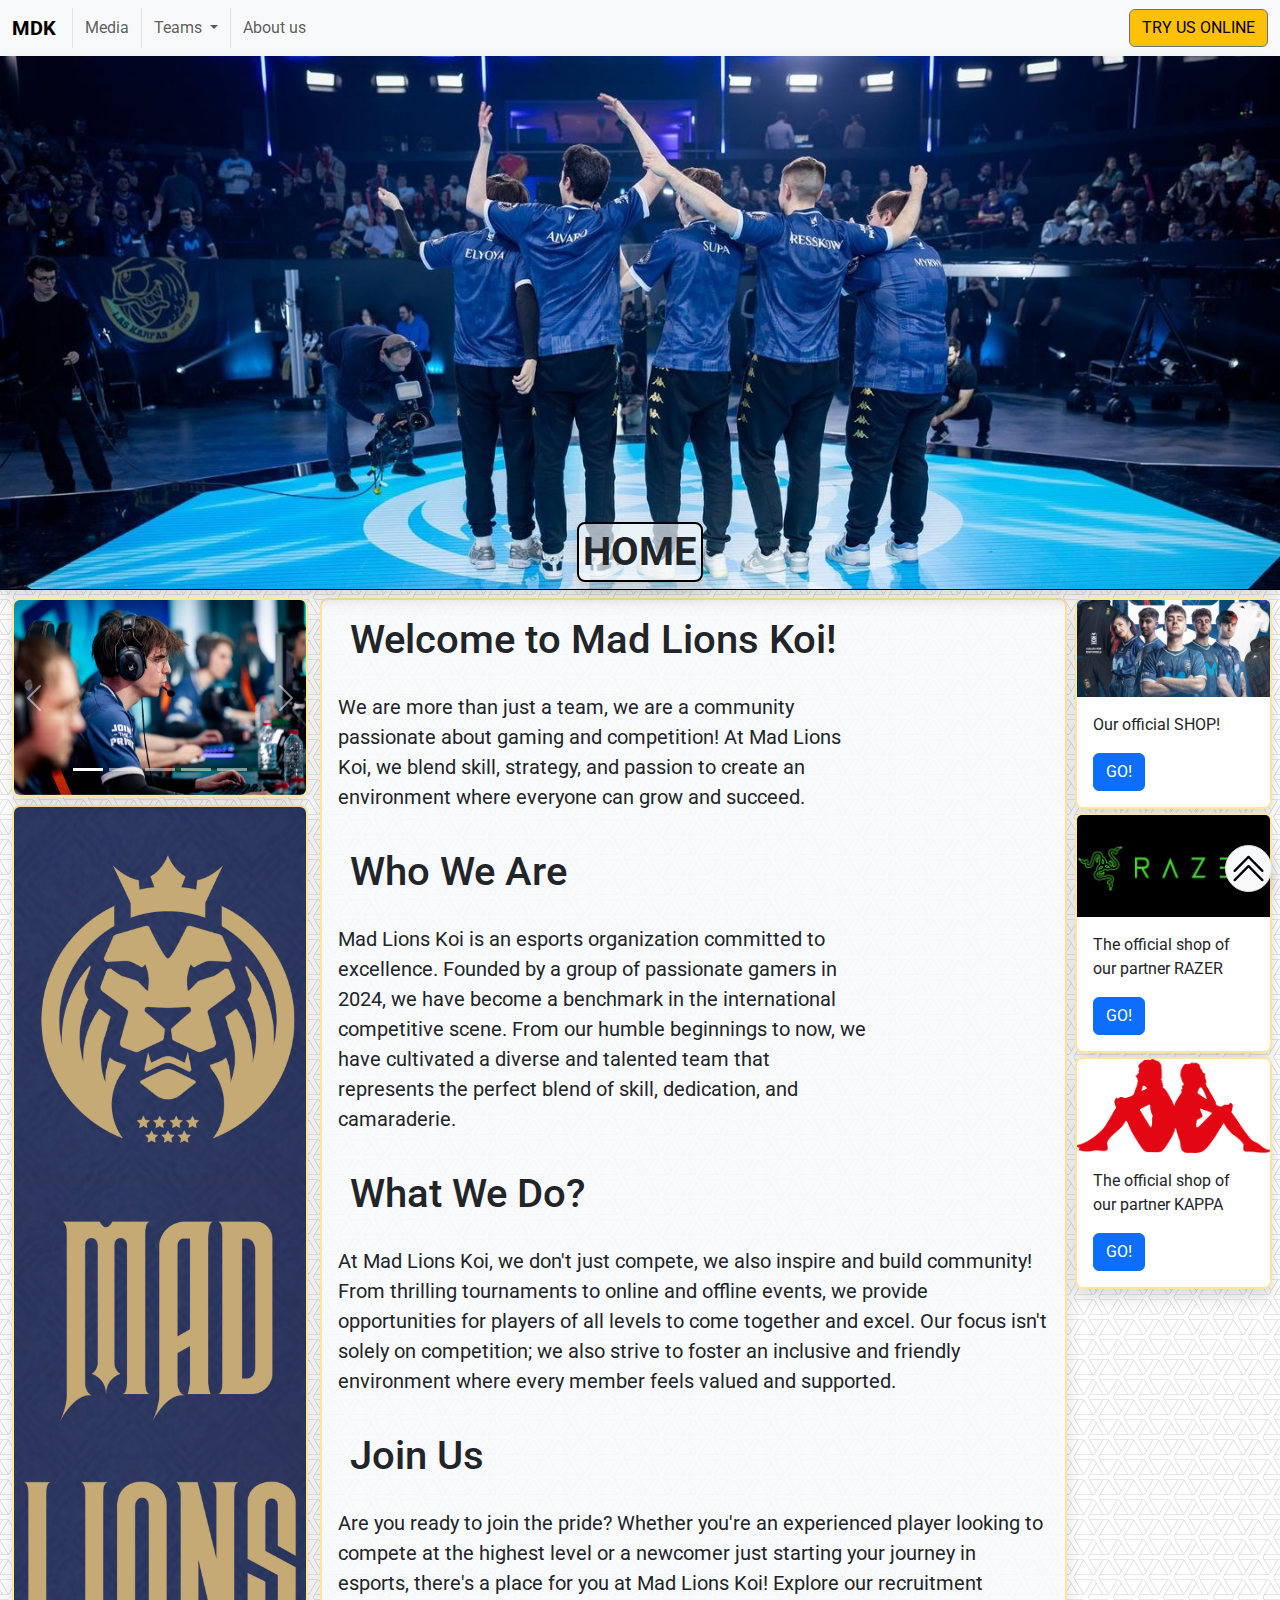
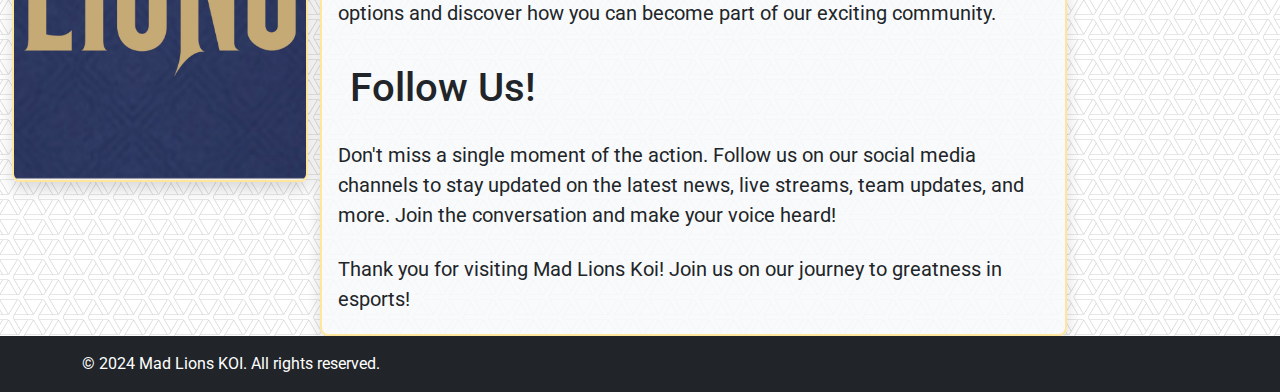
<file: index.html>
<!doctype html> <!--HTML version - doctype-->
<html lang="en"> <!--language (EN)-->

<head> <!--Head section: title, meta,..-->
  <meta charset="utf-8">
  <meta name="viewport" content="width=device-width, initial-scale=1">
  <title>HOME | MDK</title>
  <link href="https://cdn.jsdelivr.net/npm/bootstrap@5.3.3/dist/css/bootstrap.min.css" rel="stylesheet">
  <!--CSS of bootstrap-->
  <link rel="stylesheet" href="../CSS/mystyle.css"> <!--Personal CSS-->
  <link rel="stylesheet" href="https://fonts.googleapis.com/css?family=Roboto"> <!--The font used-->

</head>


<body class="d-flex wrap">

  <nav class="navbar navbar-expand-lg bg-body-tertiary col-12" data-bs-theme=""> <!--Nav with the main menu-->
    <div class="container-fluid justify-content-center">
      <a class="navbar-brand fw-bold" href="index.html">MDK</a>
      <button class="navbar-toggler" type="button" data-bs-toggle="collapse" data-bs-target="#navbarSupportedContent"
        aria-controls="navbarSupportedContent" aria-expanded="false" aria-label="Toggle navigation">
        <span class="navbar-toggler-icon"></span>
      </button>
      <div class="collapse navbar-collapse " id="navbarSupportedContent">
        <ul class="navbar-nav me-auto mb-2 mb-lg-0">

          <li class="nav-item px-1 border-start">
            <a class="nav-link" href="page1.html">Media</a>
          </li>
          <li class="nav-item dropdown  px-1 border-start">
            <a class="nav-link dropdown-toggle" href="..." role="button" data-bs-toggle="dropdown"
              aria-expanded="false">
              Teams
            </a>
            <ul class="dropdown-menu ">
              <li><a class="dropdown-item" href="page2.html#1">MDK</a></li>
              <li><a class="dropdown-item" href="page2.html#2">KOI</a></li>

              <li>
                <hr class="dropdown-divider">
              </li>
              <li><a class="dropdown-item" href="page2.html">All</a></li>
            </ul>

          </li>
          <li class="nav-item px-1 border-start">
            <a class="nav-link" href="gallery.html">About us</a>
          </li>

        </ul>
        <form class="d-flex" role="search">

          <button type="button" class="btn btn-warning border-secondary" onclick="window.open('https://gerar418.github.io/index.html', '_blank')">TRY US
            ONLINE</button>
        </form>
      </div>
    </div>
  </nav>

  <header class="container-fluid p-0"> <!--Header with h1-->
    <div class="position-relative">
      <img src="../IMAGES/front.jpg" alt="Team Back" class="img-fluid  border-bottom border-black shadow w-100"> 
      <div class="position-absolute bottom-0 start-50 translate-middle-x text-center ">
        <h1 class="fw-bold bg-body-tertiary shadow rounded-3 border border-2 border-black p-1"
          style="--bs-bg-opacity: .65;">HOME</h1>
      </div>
    </div>
  </header>

  <main class="container-fluid"> <!--Appropriate semantic tags-->
    <div class="row">

      <div class="col-xs-12 col-sm-6 col-lg-3 mt-2 container">
        <div class="column">
          <div id="carouselExampleIndicators" class="carousel slide ">
            <div class="carousel-indicators">
              <button type="button" data-bs-target="#carouselExampleIndicators" data-bs-slide-to="0" class="active"
                aria-current="true" aria-label="Slide 1"></button>
              <button type="button" data-bs-target="#carouselExampleIndicators" data-bs-slide-to="1"
                aria-label="Slide 2"></button>
              <button type="button" data-bs-target="#carouselExampleIndicators" data-bs-slide-to="2"
                aria-label="Slide 3"></button>
              <button type="button" data-bs-target="#carouselExampleIndicators" data-bs-slide-to="3"
                aria-label="Slide 4"></button>
              <button type="button" data-bs-target="#carouselExampleIndicators" data-bs-slide-to="4"
                aria-label="Slide 5"></button>
            </div>
            <div class="carousel-inner shadow border border-warning-subtle border-2 rounded-3">
              <div class="carousel-item active">
                <img src="../IMAGES/game.jpg" class="d-block w-100" alt="Elyoya">
              </div>
              <div class="carousel-item">
                <img src="../IMAGES/game2.jpg" class="d-block w-100" alt="Supa">
              </div>
              <div class="carousel-item">
                <img src="../IMAGES/game3.jpg" class="d-block w-100" alt="Freskowy">
              </div>
              <div class="carousel-item">
                <img src="../IMAGES/game4.jpg" class="d-block w-100" alt="Myrwin">
              </div>
              <div class="carousel-item">
                <img src="../IMAGES/game5.jpg" class="d-block w-100" alt="Alvaro">
              </div>
            </div>
            <button class="carousel-control-prev" type="button" data-bs-target="#carouselExampleIndicators"
              data-bs-slide="prev">
              <span class="carousel-control-prev-icon" aria-hidden="true"></span>
              <span class="visually-hidden">Previous</span>
            </button>
            <button class="carousel-control-next" type="button" data-bs-target="#carouselExampleIndicators"
              data-bs-slide="next">
              <span class="carousel-control-next-icon" aria-hidden="true"></span>
              <span class="visually-hidden">Next</span>
            </button>
          </div>
          <div class="mt-2 ">
            <img src="../IMAGES/banner.jpg" alt="Logo" style="width: 100%;"
              class="shadow border border-warning-subtle border-2 rounded-3">
          </div>


        </div>
      </div>


      <article
        class="col-xs-12 col-sm-6 col-lg-7  bg-body-tertiary  shadow rounded-3 shadow border border-warning-subtle border-2 rounded-3 shadow mt-2"
        style="--bs-bg-opacity: .85;"> <!--Article-->
        <section class="col-9"> <!--Section-->
          <h2 class="p-3 fs-1">Welcome to Mad Lions Koi!</h2>
          <p class="p-1 fs-5">We are more than just a team, we are a community passionate about gaming and competition!
            At Mad Lions Koi, we blend skill, strategy, and passion to create an environment where everyone can grow and
            succeed.
          </p>
        </section>


        <section class="col-9">
          <h2 class="p-3 fs-1">Who We Are</h2>
          <p class="p-1 fs-5">Mad Lions Koi is an esports organization committed to excellence. Founded by a group of
            passionate gamers in 2024, we have become a benchmark in the international competitive scene. From our
            humble beginnings to now, we have cultivated a diverse and talented team that represents the perfect blend
            of skill, dedication, and camaraderie.</p>
        </section>
        <section>
          <h2 class="p-3 fs-1">What We Do?</h2>
          <p class="p-1 fs-5">At Mad Lions Koi, we don't just compete, we also inspire and build community! From
            thrilling
            tournaments to online and offline events, we provide opportunities for players of all levels to come
            together and excel. Our focus isn't solely on competition; we also strive to foster an inclusive and
            friendly environment where every member feels valued and supported.</p>
        </section>
        <section>
          <h2 class="p-3 fs-1">Join Us</h2>
          <p class="p-1 fs-5">Are you ready to join the pride? Whether you're an experienced player looking to compete
            at the
            highest level or a newcomer just starting your journey in esports, there's a place for you at Mad Lions Koi!
            Explore our recruitment options and discover how you can become part of our exciting community.</p>
        </section>
        <section>
          <h2 class="p-3 fs-1">Follow Us!</h2>
          <p class="p-1 fs-5">Don't miss a single moment of the action. Follow us on our social media channels to stay
            updated on the latest news, live streams, team updates, and more. Join the conversation and make your voice
            heard!</p>
          <p class="p-1 fs-5">Thank you for visiting Mad Lions Koi! Join us on our journey to greatness in esports!</p>
          <div></div>
        </section>
      </article>
      <aside class="col-xs-12 col-md-12 col-lg-2 container-fluid p-2"> <!--Aside-->
        <div class="row">
          <div class="col-xs-12 col-sm-4 col-lg-12">
            <div class="card mb-1 shadow border border-warning-subtle border-2 rounded-3 shadow" style="width: 100%;">
              <img src="../IMAGES/shop.jpg" class="card-img-top" alt="Shop">
              <div class="card-body">
                <p>Our official SHOP!</p>
                <a href="https://shop.madlions.com" target="_blank" class="btn btn-primary">GO!</a>
              </div>
            </div>
          </div>

          <div class="col-xs-12 col-sm-4 col-lg-12">
            <div class="card mb-1 shadow border border-warning-subtle border-2 rounded-3 shadow" style="width: 100%;">
              <img src="../IMAGES/razer-logo.jpg" class="card-img-top" alt="Razer">
              <div class="card-body">
                <p>The official shop of our partner RAZER</p>
                <a href="https://www.razer.com" target="_blank" class="btn btn-primary">GO!</a>
              </div>

            </div>
          </div>

          <div class="col-xs-12 col-sm-4 col-lg-12">
            <div class="card mb-1 shadow border border-warning-subtle border-2 rounded-3 shadow" style="width: 100%;">
              <img src="../IMAGES/kappa.jpg" class="card-img-top" alt="kappa">
              <div class="card-body">
                <p>The official shop of our partner KAPPA</p>
                <a href="https://www.kappa.es/collections/mad-lions" target="_blank" class="btn btn-primary">GO!</a>
              </div>
            </div>
          </div>
        </div>

      </aside>
    </div>
  </main>

  <div> <!--Bookmarks to go up (the same bookmark every page)-->
    <a href="#" class="position-fixed bottom-0 end-0 text-black m-2 rounded-circle bg-body-tertiary border shadow">
      <svg xmlns="http://www.w3.org/2000/svg" width="45" height="45" fill="currentColor"
        class="bi bi-chevron-double-up p-1" viewBox="0 0 16 16">
        <path fill-rule="evenodd"
          d="M7.646 2.646a.5.5 0 0 1 .708 0l6 6a.5.5 0 0 1-.708.708L8 3.707 2.354 9.354a.5.5 0 1 1-.708-.708z" />
        <path fill-rule="evenodd"
          d="M7.646 6.646a.5.5 0 0 1 .708 0l6 6a.5.5 0 0 1-.708.708L8 7.707l-5.646 5.647a.5.5 0 0 1-.708-.708z" />
      </svg>
    </a>
  </div>

  <footer class="footer mt-auto w-100 py-3 bg-dark text-white"> <!--Footer element-->
    <div class="container">
      <span>&copy; 2024 Mad Lions KOI. All rights reserved.</span>
    </div>
  </footer>

  <script src="../JS/script.js"></script>
  <script src="https://cdn.jsdelivr.net/npm/bootstrap@5.3.3/dist/js/bootstrap.bundle.min.js"></script>

</body>

</html>
</file>
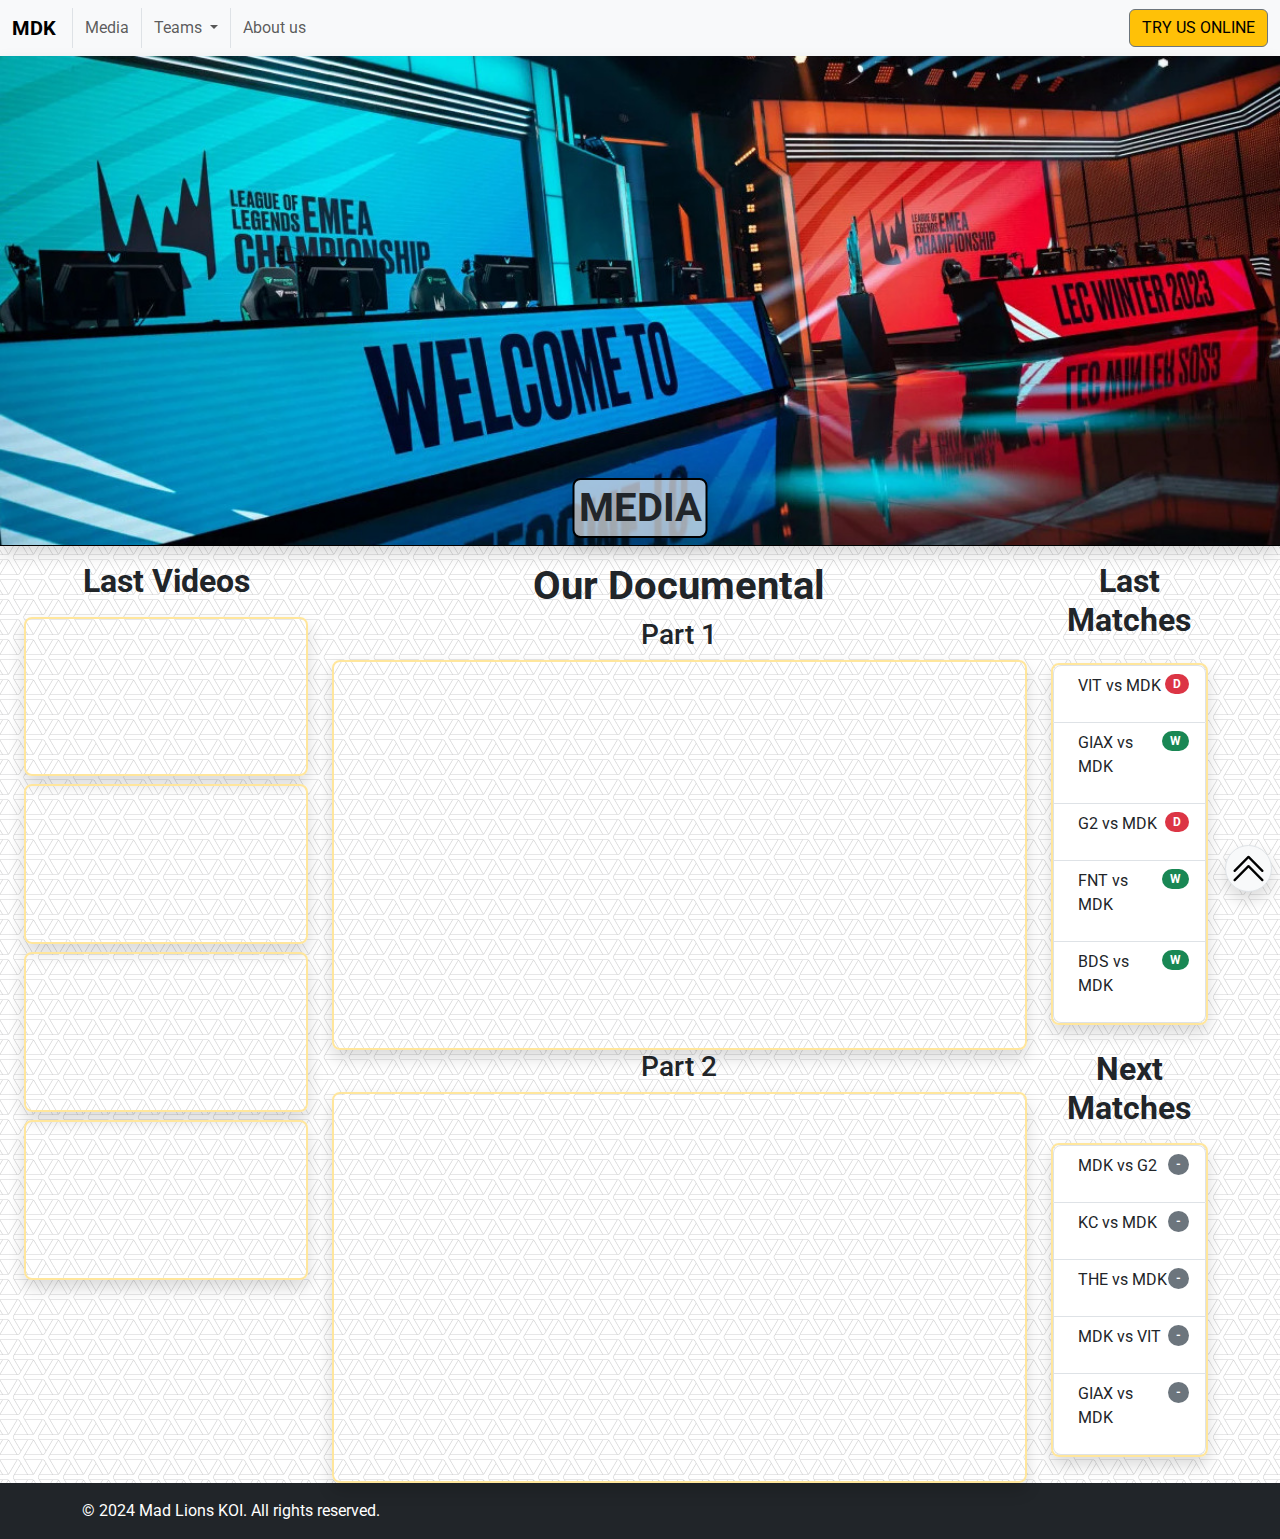
<file: page1.html>
<!doctype html> <!--HTML version - doctype-->
<html lang="en"> <!--language (EN)-->

<head> <!--Head section: title, meta,..-->
  <meta charset="utf-8">
  <meta name="viewport" content="width=device-width, initial-scale=1">
  <title>MEDIA | MDK</title>
  <link href="https://cdn.jsdelivr.net/npm/bootstrap@5.3.3/dist/css/bootstrap.min.css" rel="stylesheet">
  <link rel="stylesheet" href="../CSS/mystyle.css">
  <link rel="stylesheet" href="https://fonts.googleapis.com/css?family=Roboto">

</head>


<body class="d-flex wrap">

  <nav class="navbar navbar-expand-lg bg-body-tertiary col-12" data-bs-theme=""> <!--Nav with the main menu-->
    <div class="container-fluid justify-content-center">
      <a class="navbar-brand fw-bold" href="index.html">MDK</a>
      <button class="navbar-toggler" type="button" data-bs-toggle="collapse" data-bs-target="#navbarSupportedContent"
        aria-controls="navbarSupportedContent" aria-expanded="false" aria-label="Toggle navigation">
        <span class="navbar-toggler-icon"></span>
      </button>
      <div class="collapse navbar-collapse " id="navbarSupportedContent">
        <ul class="navbar-nav me-auto mb-2 mb-lg-0">

          <li class="nav-item px-1 border-start">
            <a class="nav-link" href="page1.html">Media</a>
          </li>
          <li class="nav-item dropdown  px-1 border-start">
            <a class="nav-link dropdown-toggle" href="..." role="button" data-bs-toggle="dropdown"
              aria-expanded="false">
              Teams
            </a>
            <ul class="dropdown-menu ">
              <li><a class="dropdown-item" href="page2.html#1">MDK</a></li>
              <li><a class="dropdown-item" href="page2.html#2">KOI</a></li>

              <li>
                <hr class="dropdown-divider">
              </li>
              <li><a class="dropdown-item" href="page2.html">All</a></li>
            </ul>

          </li>
          <li class="nav-item px-1 border-start">
            <a class="nav-link" href="gallery.html">About us</a>
          </li>

        </ul>
        <form class="d-flex" role="search">

          <button type="button" class="btn btn-warning border-secondary" onclick="window.open('https://gerar418.github.io/index.html', '_blank')">TRY US
            ONLINE</button>
        </form>
      </div>
    </div>
  </nav>

  <header class="container-fluid p-0"> <!--Header with h1-->
    <div class="position-relative">
      <img src="../IMAGES/stage.jpg" alt="Team Back" class="img-fluid border-bottom border-black shadow w-100">
      <div class="position-absolute bottom-0 start-50 translate-middle-x text-center ">
        <h1 class="fw-bold bg-body-tertiary shadow rounded-3 border border-2 border-black p-1"
          style="--bs-bg-opacity: .65;">MEDIA</h1>
      </div>
    </div>
  </header>

  <main class="container-fluid"> <!--Appropriate semantic tags-->
    <div class="row container-fluid"> 
      <article class="col-xs-12 col-sm-5 col-lg-3">
        <section>
          <div>
            <h2 class="text-center fw-bold mt-3">Last Videos</h2>
            <div class="ratio ratio-16x9 mb-2">
              <iframe src="https://www.youtube.com/embed/g7mroWCYfh4?si=il3M78Oxnx7rutsi" allowfullscreen
                class="w-100 mt-2 shadow rounded-3  border border-2 border-warning-subtle"></iframe>
            </div>
            <div class="ratio ratio-16x9 mb-2">
              <iframe src="https://www.youtube.com/embed/i7V8UN976Ag?si=bBmQLuXV3LUDSVcS" allowfullscreen
                class="w-100 mt-2 shadow rounded-3  border border-2 border-warning-subtle"></iframe>
            </div>
            <div class="ratio ratio-16x9 mb-2">
              <iframe src="https://www.youtube.com/embed/go4RMrXIzy4?si=cJKN4ei0mHwowUJI" allowfullscreen
                class="w-100 mt-2 shadow rounded-3  border border-2 border-warning-subtle"></iframe>
            </div>
            <div class="ratio ratio-16x9 mb-2">
              <iframe src="https://www.youtube.com/embed/L2admUszU0Y?si=H3eSII1LIi6KM2PF" allowfullscreen
                class="w-100 mt-2 shadow rounded-3  border border-2 border-warning-subtle"></iframe>
            </div>
          </div>
        </section>
        <section>

        </section>
      </article>


      <div class="col-xs-12 col-sm-7 col-lg-7">
        <h1 class="text-center mt-3 fw-bold">Our Documental</h1>
        <h3 class="text-center">Part 1</h3>
        <div class="ratio ratio-16x9">
          <iframe src="https://www.youtube.com/embed/bL2sHEpbBzY?si=JragYCGqYf7_VFIl"
            class="shadow rounded-3  border border-2 border-warning-subtle" allowfullscreen></iframe>
        </div>
        <h3 class="text-center">Part 2</h3>
        <div class="ratio ratio-16x9">
          <iframe src="https://www.youtube.com/embed/03FD-Fp8m7E?si=dFNq_hNQPu7j67jZ"
            class="shadow rounded-3  border border-2 border-warning-subtle" allowfullscreen></iframe>
        </div>

      </div>










      <aside class="row col-xs-12 col-sm-12 col-lg-2"> 
        <div class="col-xs-12 col-sm-6 col-lg-12"> 


          <h2 class="text-center fw-bold mt-3">Last Matches</h2>
          <ul class="list-group shadow rounded-3 mt-4 border border-2 border-warning-subtle">

            <li class="list-group-item list-group-item-action d-flex justify-content-between align-items-start">
              <div class="ms-2 me-auto">
                <p>VIT vs MDK</p>
              </div>
              <span class="badge text-bg-danger rounded-pill">D</span>
            </li>
            <li class="list-group-item list-group-item-action d-flex justify-content-between align-items-start">
              <div class="ms-2 me-auto">
                <p>GIAX vs MDK</p>
              </div>
              <span class="badge text-bg-success rounded-pill">W</span>
            </li>
            <li class="list-group-item list-group-item-action d-flex justify-content-between align-items-start">
              <div class="ms-2 me-auto">
                <p>G2 vs MDK</p>
              </div>
              <span class="badge text-bg-danger rounded-pill">D</span>
            </li>
            <li class="list-group-item list-group-item-action d-flex justify-content-between align-items-start">
              <div class="ms-2 me-auto">
                <p>FNT vs MDK</p>
              </div>
              <span class="badge text-bg-success rounded-pill">W</span>
            </li>
            <li class="list-group-item list-group-item-action d-flex justify-content-between align-items-start">
              <div class="ms-2 me-auto">
                <p>BDS vs MDK</p>
              </div>
              <span class="badge text-bg-success rounded-pill">W</span>
            </li>
          </ul>

        </div>
        <div class="col-xs-12 col-sm-6 col-lg-12"> 


          <h2 class="text-center fw-bold">Next Matches</h2>
          <ul class="list-group shadow rounded-3 mt-3 border border-2 border-warning-subtle">

            <li class="list-group-item list-group-item-action d-flex justify-content-between align-items-start">
              <div class="ms-2 me-auto">
                <p>MDK vs G2 </p>
              </div>
              <span class="badge text-bg-secondary rounded-pill">-</span>
            </li>
            <li class="list-group-item list-group-item-action d-flex justify-content-between align-items-start">
              <div class="ms-2 me-auto">
                <p>KC vs MDK</p>
              </div>
              <span class="badge text-bg-secondary rounded-pill">-</span>
            </li>
            <li class="list-group-item list-group-item-action d-flex justify-content-between align-items-start">
              <div class="ms-2 me-auto">
                <p>THE vs MDK</p>
              </div>
              <span class="badge text-bg-secondary rounded-pill">-</span>
            </li>
            <li class="list-group-item list-group-item-action d-flex justify-content-between align-items-start">
              <div class="ms-2 me-auto">
                <p>MDK vs VIT</p>
              </div>
              <span class="badge text-bg-secondary rounded-pill">-</span>
            </li>
            <li class="list-group-item list-group-item-action d-flex justify-content-between align-items-start">
              <div class="ms-2 me-auto">
                <p>GIAX vs MDK</p>
              </div>
              <span class="badge text-bg-secondary rounded-pill">-</span>
            </li>
          </ul>

        </div>
      </aside>
      <div>

      </div>

    </div>
  </main>

  <div> <!--Bookmarks to go up (the same bookmark every page)-->
    <a href="#" class="position-fixed bottom-0 end-0 text-black m-2 rounded-circle bg-body-tertiary border shadow">
      <svg xmlns="http://www.w3.org/2000/svg" width="45" height="45" fill="currentColor"
        class="bi bi-chevron-double-up p-1" viewBox="0 0 16 16">
        <path fill-rule="evenodd"
          d="M7.646 2.646a.5.5 0 0 1 .708 0l6 6a.5.5 0 0 1-.708.708L8 3.707 2.354 9.354a.5.5 0 1 1-.708-.708z" />
        <path fill-rule="evenodd"
          d="M7.646 6.646a.5.5 0 0 1 .708 0l6 6a.5.5 0 0 1-.708.708L8 7.707l-5.646 5.647a.5.5 0 0 1-.708-.708z" />
      </svg>
    </a>
  </div>

  <footer class="footer mt-auto w-100 py-3 bg-dark text-white"> <!--Footer element-->
    <div class="container">
      <span>&copy; 2024 Mad Lions KOI. All rights reserved.</span>
    </div>
  </footer>

  <script src="../JS/script.js"></script>
  <script src="https://cdn.jsdelivr.net/npm/bootstrap@5.3.3/dist/js/bootstrap.bundle.min.js"></script>

</body>

</html>
</file>
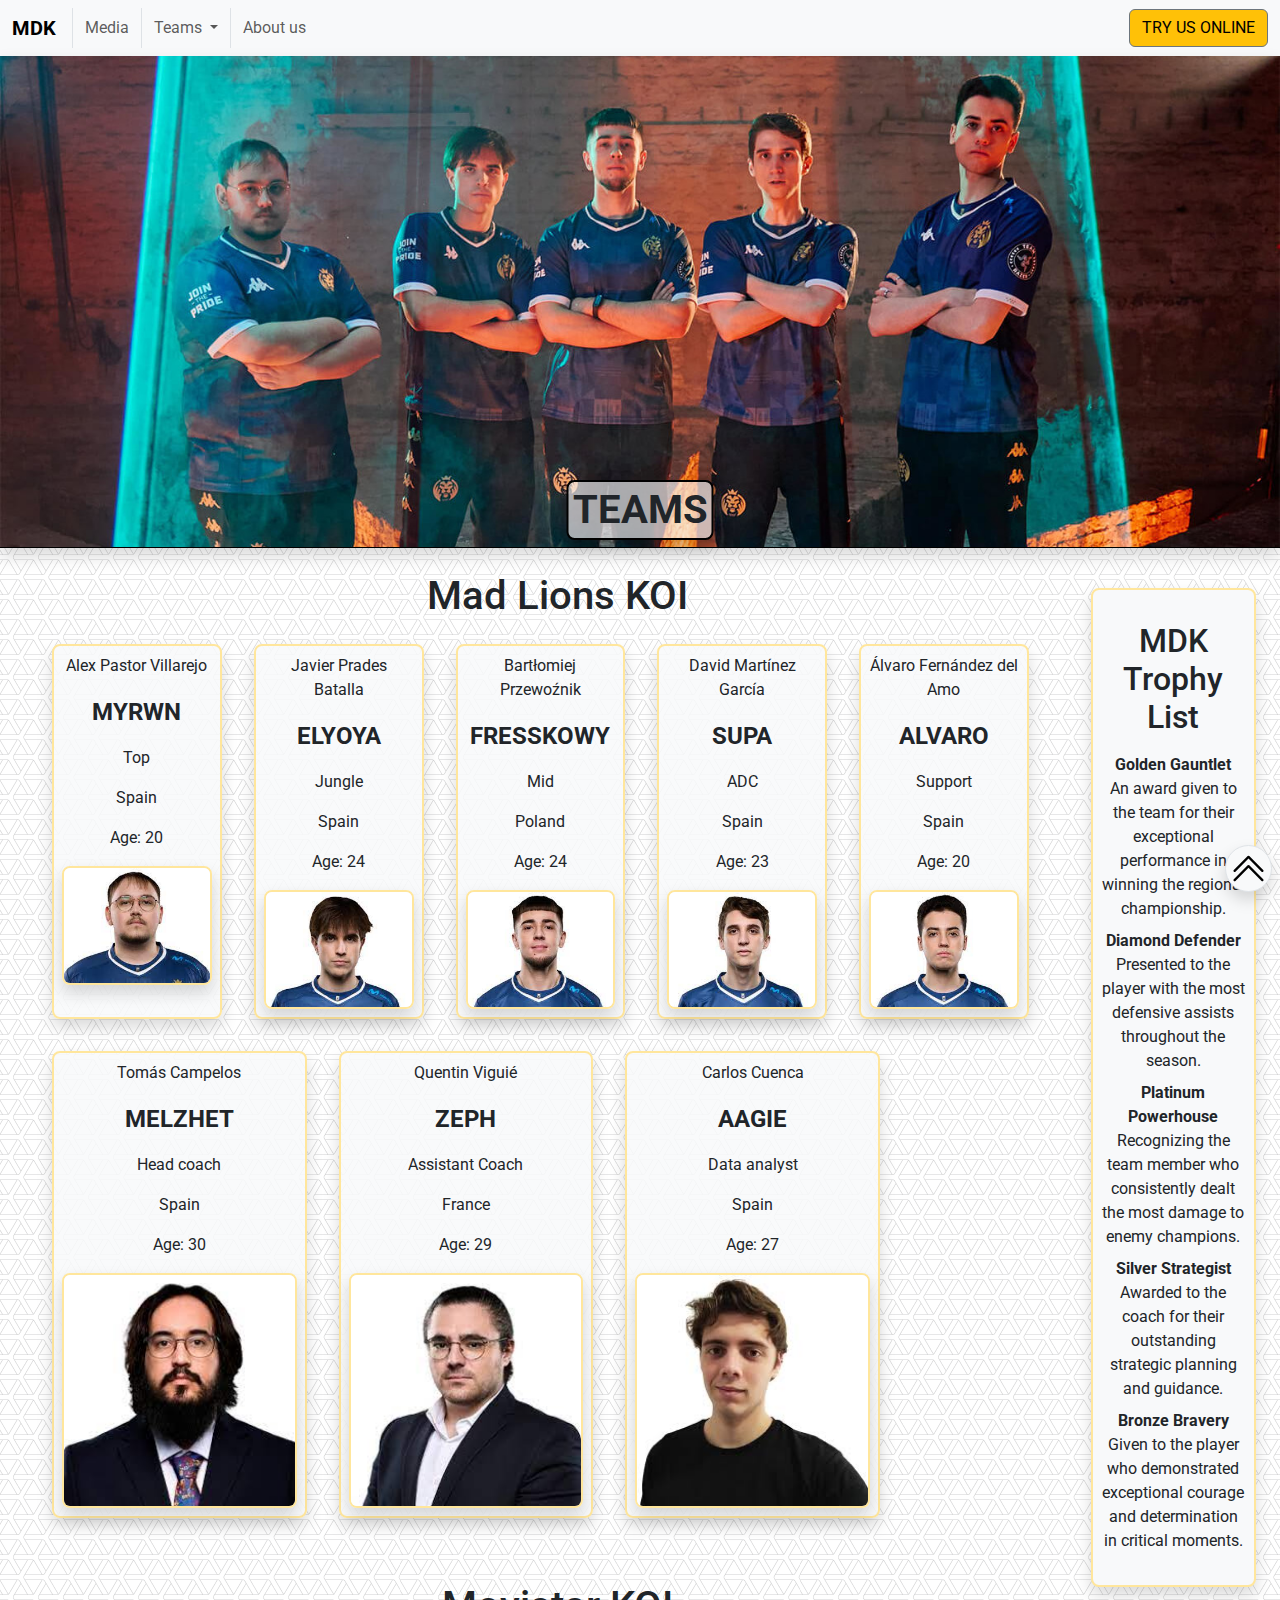
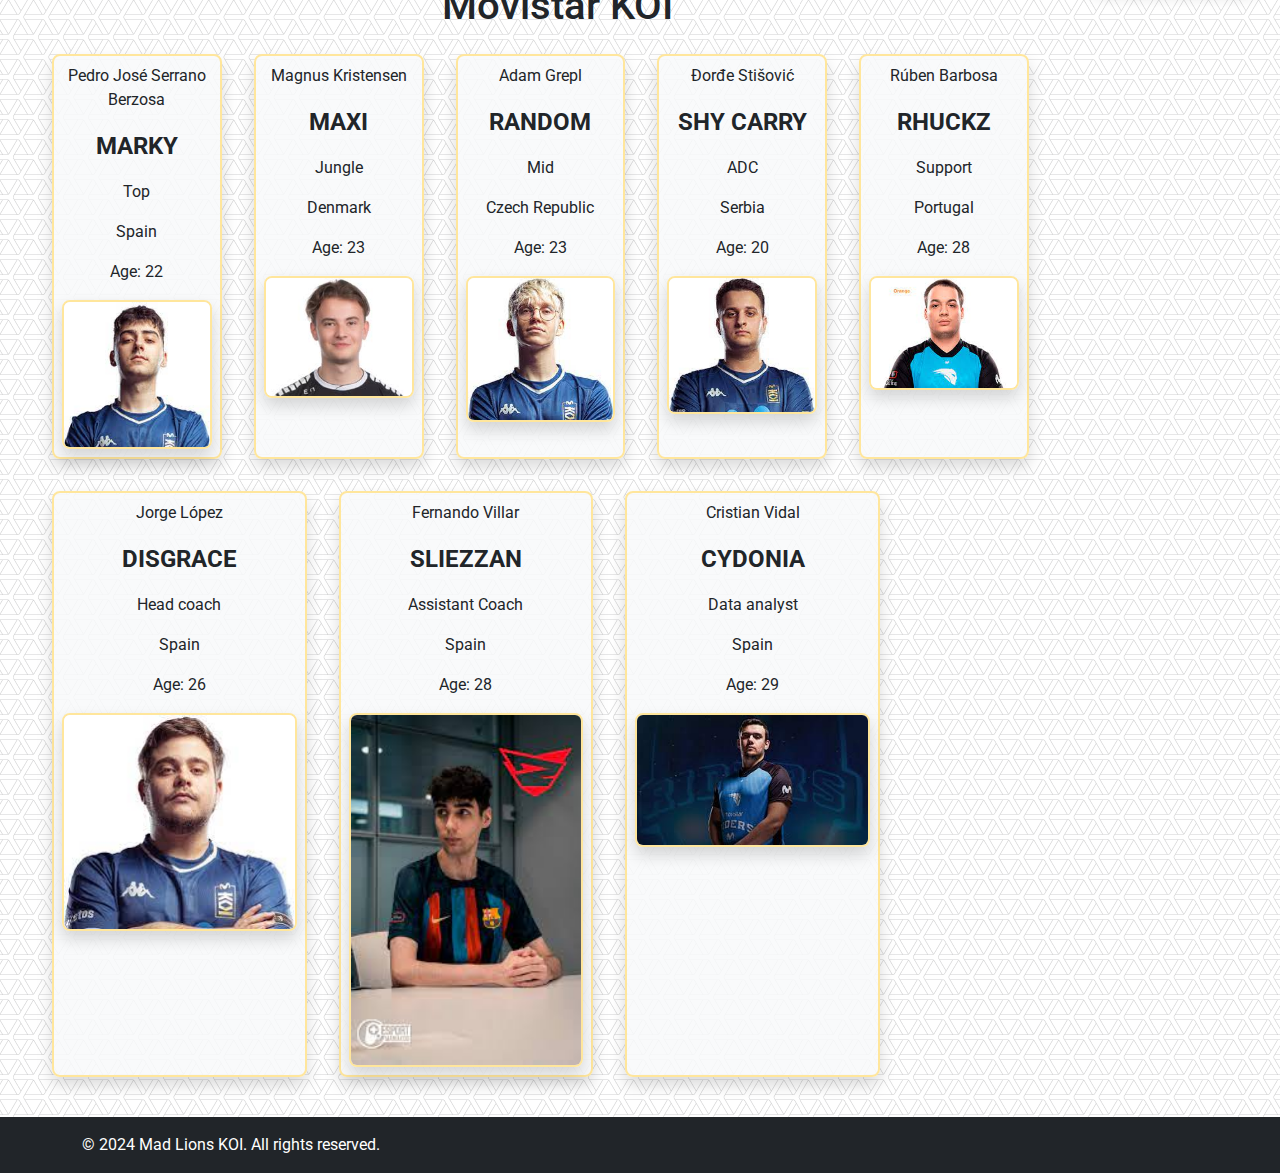
<file: page2.html>
<!doctype html> <!--HTML version - doctype-->
<html lang="en"> <!--language (EN)-->

<head> <!--Head section: title, meta,..-->
  <meta charset="utf-8">
  <meta name="viewport" content="width=device-width, initial-scale=1">
  <title>TEAMS | MDK</title>
  <link href="https://cdn.jsdelivr.net/npm/bootstrap@5.3.3/dist/css/bootstrap.min.css" rel="stylesheet">
  <link rel="stylesheet" href="../CSS/mystyle.css">
  <link rel="stylesheet" href="https://fonts.googleapis.com/css?family=Roboto">

</head>


<body class="d-flex wrap">

  <nav class="navbar navbar-expand-lg bg-body-tertiary col-12" data-bs-theme=""> <!--Nav with the main menu-->
    <div class="container-fluid justify-content-center">
      <a class="navbar-brand fw-bold" href="index.html">MDK</a>
      <button class="navbar-toggler" type="button" data-bs-toggle="collapse" data-bs-target="#navbarSupportedContent"
        aria-controls="navbarSupportedContent" aria-expanded="false" aria-label="Toggle navigation">
        <span class="navbar-toggler-icon"></span>
      </button>
      <div class="collapse navbar-collapse " id="navbarSupportedContent">
        <ul class="navbar-nav me-auto mb-2 mb-lg-0">

          <li class="nav-item px-1 border-start">
            <a class="nav-link" href="page1.html">Media</a>
          </li>
          <li class="nav-item dropdown  px-1 border-start">
            <a class="nav-link dropdown-toggle" href="..." role="button" data-bs-toggle="dropdown"
              aria-expanded="false">
              Teams
            </a>
            <ul class="dropdown-menu ">
              <li><a class="dropdown-item" href="page2.html#1">MDK</a></li>
              <li><a class="dropdown-item" href="page2.html#2">KOI</a></li>

              <li>
                <hr class="dropdown-divider">
              </li>
              <li><a class="dropdown-item" href="page2.html">All</a></li>
            </ul>

          </li>
          <li class="nav-item px-1 border-start">
            <a class="nav-link" href="gallery.html">About us</a>
          </li>

        </ul>
        <form class="d-flex" role="search">

          <button type="button" class="btn btn-warning border-secondary" onclick="window.open('https://gerar418.github.io/index.html', '_blank')">TRY US
            ONLINE</button>
        </form>
      </div>
    </div>
  </nav>

  <header class="container-fluid p-0"> <!--Header with h1-->
    <div class="position-relative">
      <img src="../IMAGES/team.jpeg" alt="Front" class="img-fluid  border-bottom border-black shadow w-100">
      <div class="position-absolute bottom-0 start-50 translate-middle-x text-center ">
        <h1 class="fw-bold bg-body-tertiary shadow rounded-3 border border-2 border-black p-1"
          style="--bs-bg-opacity: .65;">TEAMS</h1>
      </div>
    </div>
  </header>

  <main class="container-fluid"> <!--Appropriate semantic tags-->
    <div class="row">
      <article class="col-xs-12 col-sm-12 col-lg-10">
        <div id="1" class="row"></div>
        <div id="2" class="row"></div>


      </article>

      <aside class="col-xs-12 col-sm-12 col-lg-2 p-4 my-3 " style="--bs-bg-opacity: .85;">
        <div class="container bg-body-tertiary shadow rounded-3  border border-2 border-warning-subtle p-2">

          <h2 class="mt-4 mb-3 text-center">MDK Trophy List</h2>

          <dl class="row text-center">
            <dt class="col-sm-3 col-lg-12">Golden Gauntlet</dt>
            <dd class="col-sm-9 col-lg-12">An award given to the team for their exceptional performance in winning the
              regional
              championship.</dd>

            <dt class="col-sm-3 col-lg-12">Diamond Defender</dt>
            <dd class="col-sm-9 col-lg-12">Presented to the player with the most defensive assists throughout the
              season.</dd>

            <dt class="col-sm-3 col-lg-12">Platinum Powerhouse</dt>
            <dd class="col-sm-9 col-lg-12">Recognizing the team member who consistently dealt the most damage to enemy
              champions.
            </dd>

            <dt class="col-sm-3 col-lg-12">Silver Strategist</dt>
            <dd class="col-sm-9 col-lg-12">Awarded to the coach for their outstanding strategic planning and guidance.
            </dd>

            <dt class="col-sm-3 col-lg-12">Bronze Bravery</dt>
            <dd class="col-sm-9 col-lg-12">Given to the player who demonstrated exceptional courage and determination
              in critical
              moments.</dd>
          </dl>
        </div>

      </aside>
    </div>
  </main>

  <div> <!--Bookmarks to go up (the same bookmark every page)-->
    <a href="#" class="position-fixed bottom-0 end-0 text-black m-2 rounded-circle bg-body-tertiary border shadow">
      <svg xmlns="http://www.w3.org/2000/svg" width="45" height="45" fill="currentColor"
        class="bi bi-chevron-double-up p-1" viewBox="0 0 16 16">
        <path fill-rule="evenodd"
          d="M7.646 2.646a.5.5 0 0 1 .708 0l6 6a.5.5 0 0 1-.708.708L8 3.707 2.354 9.354a.5.5 0 1 1-.708-.708z" />
        <path fill-rule="evenodd"
          d="M7.646 6.646a.5.5 0 0 1 .708 0l6 6a.5.5 0 0 1-.708.708L8 7.707l-5.646 5.647a.5.5 0 0 1-.708-.708z" />
      </svg>
    </a>
  </div>

  <footer class="footer mt-auto w-100 py-3 bg-dark text-white"> <!--Footer element-->
    <div class="container">
      <span>&copy; 2024 Mad Lions KOI. All rights reserved.</span>
    </div>
  </footer>

  <script src="../JS/script.js"></script>
  <script src="https://cdn.jsdelivr.net/npm/bootstrap@5.3.3/dist/js/bootstrap.bundle.min.js"></script>

</body>

</html>
</file>
<file: CSS/mystyle.css>
body {      /* I change the font type and add a pattern for the background of the webpage */
    font-family: 'Roboto', sans-serif;
    background-image: url('../IMAGES/webb.png');
    background-repeat: repeat;

}
* {
    box-sizing: border-box; /*  To prevent it from overflowing its container when applying padding */
       
}

.wrap  {
    flex-wrap: wrap;          /* To ensure that when using d-flex they do not occupy more than the screen */
}
</file>
